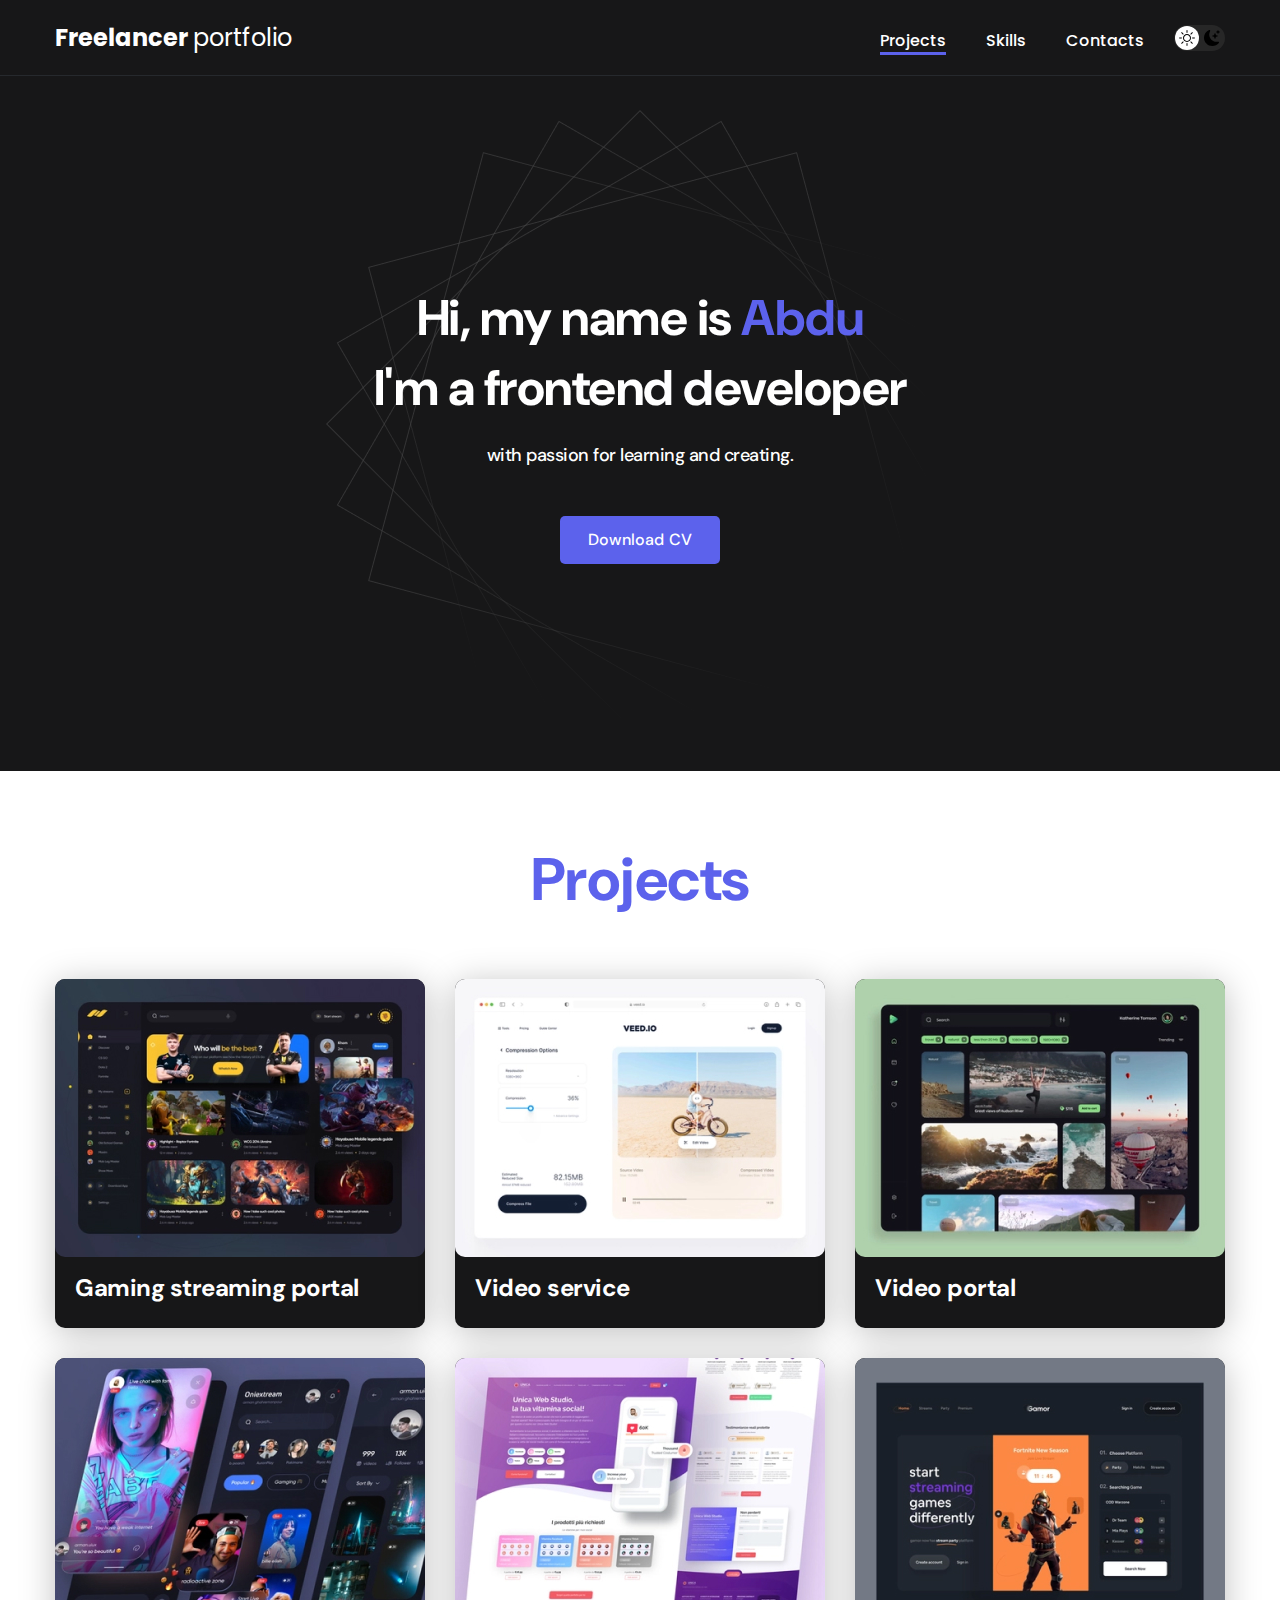
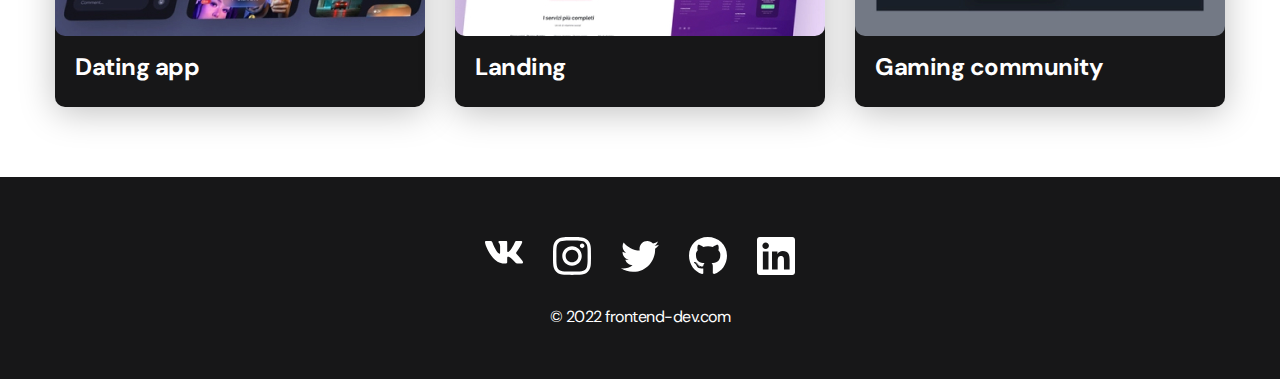
<file: index.html>
<!DOCTYPE html>
<html lang="en">
<head>
  <meta charset="UTF-8">
  <meta http-equiv="X-UA-Compatible" content="IE=edge">
  <meta name="viewport" content="width=device-width, initial-scale=1.0">
  <title>Portfolio</title>
  <link rel="preconnect" href="https://fonts.googleapis.com">
  <link rel="preconnect" href="https://fonts.gstatic.com" crossorigin>
  <link href="https://fonts.googleapis.com/css2?family=DM+Sans:wght@400;500;700&family=Poppins:wght@400;500;700&display=swap" rel="stylesheet">
  <link rel="stylesheet" href="./css/style.css">
</head>
<body>
    <header class="header">
      <div class="container">
        <div class="header__nav">
          <a class="logo" href="#!">Freelancer <span>portfolio</span></a>


          <button class="dark-mode-btn">
            <img class="dark-mode-btn__icon" src="./img/icons/sun.svg" alt="">
            <img class="dark-mode-btn__icon" src="./img/icons/moon.svg" alt="">
          </button>


          <nav class="nav">
            <ul class="list">
              <li class="list__item"><a class="list__link list__link--active" href="./project-page.html">Projects</a></li>
              <li class="list__item"><a class="list__link" href="./skills-page.html">Skills</a></li>
              <li class="list__item"><a class="list__link" href="./contacts-page.html">Contacts</a></li>
            </ul>
          </nav>
        </div>
      </div>
    </header>
    <div class="header-content">
      <div class="header-content__wrapper">
        <h1 class="header-content__title">Hi, my name is <span>Abdu</span><br> I'm a frontend developer</h1>
        <p class="header-content__text">with passion for learning and creating.</p>
        <a class="header-content__link" href="#!">Download CV</a>
      </div>
    </div>
    <main class="main">
      <section class="section">
        <div class="container">
          <h2 class="title">Projects</h2>
          <ul class="cards">
            <li class="card">
              <a class="card__link" href="./project-page.html">
                <img class="card__img" src="./img/projects/01.jpg" alt="Gaming streaming portal">
                <h3 class="card__title">Gaming streaming portal</h3>
              </a>
            </li>
            <li class="card">
              <a class="card__link" href="./project/page.html">
                <img class="card__img" src="./img/projects/02.jpg" alt="Video service">
                <h3 class="card__title">Video service</h3>
              </a>
            </li>
            <li class="card">
              <a class="card__link" href="./project/page.html">
                <img class="card__img" src="./img/projects/03.jpg" alt="Video portal">
                <h3 class="card__title">Video portal</h3>
              </a>
            </li>
            <li class="card">
              <a class="card__link" href="./project/page.html">
                <img class="card__img" src="./img/projects/04.jpg" alt="Dating app">
                <h3 class="card__title">Dating app</h3>
              </a>
            </li>
            <li class="card">
              <a class="card__link" href="./project/page.html">
                <img class="card__img" src="./img/projects/05.jpg" alt="Landing">
                <h3 class="card__title">Landing</h3>
              </a>
            </li>
            <li class="card">
              <a class="card__link" href="./project/page.html">
                <img class="card__img" src="./img/projects/06.jpg" alt="Gaming community">
                <h3 class="card__title">Gaming community</h3>
              </a>
            </li>
          </ul>
        </div>
      </section>
    </main>
    <footer class="footer">
      <div class="container">
        <ul class="social">
          <li class="social__item"><a href="#!"><img src="./img/icons/vk.svg" alt=""></a></li>
          <li class="social__item"><a href="#!"><img src="./img/icons/instagram.svg" alt=""></a></li>
          <li class="social__item"><a href="#!"><img src="./img/icons/twitter.svg" alt=""></a></li>
          <li class="social__item"><a href="#!"><img src="./img/icons/gitHub.svg" alt=""></a></li>
          <li class="social__item"><a href="#!"><img src="./img/icons/linkedIn.svg" alt=""></a></li>
        </ul>
        <p class="copirigt">© 2022 frontend-dev.com</p>
      </div>
    </footer>


  <script script src="./js/main.js"></script>
</body>
</html>
</file>
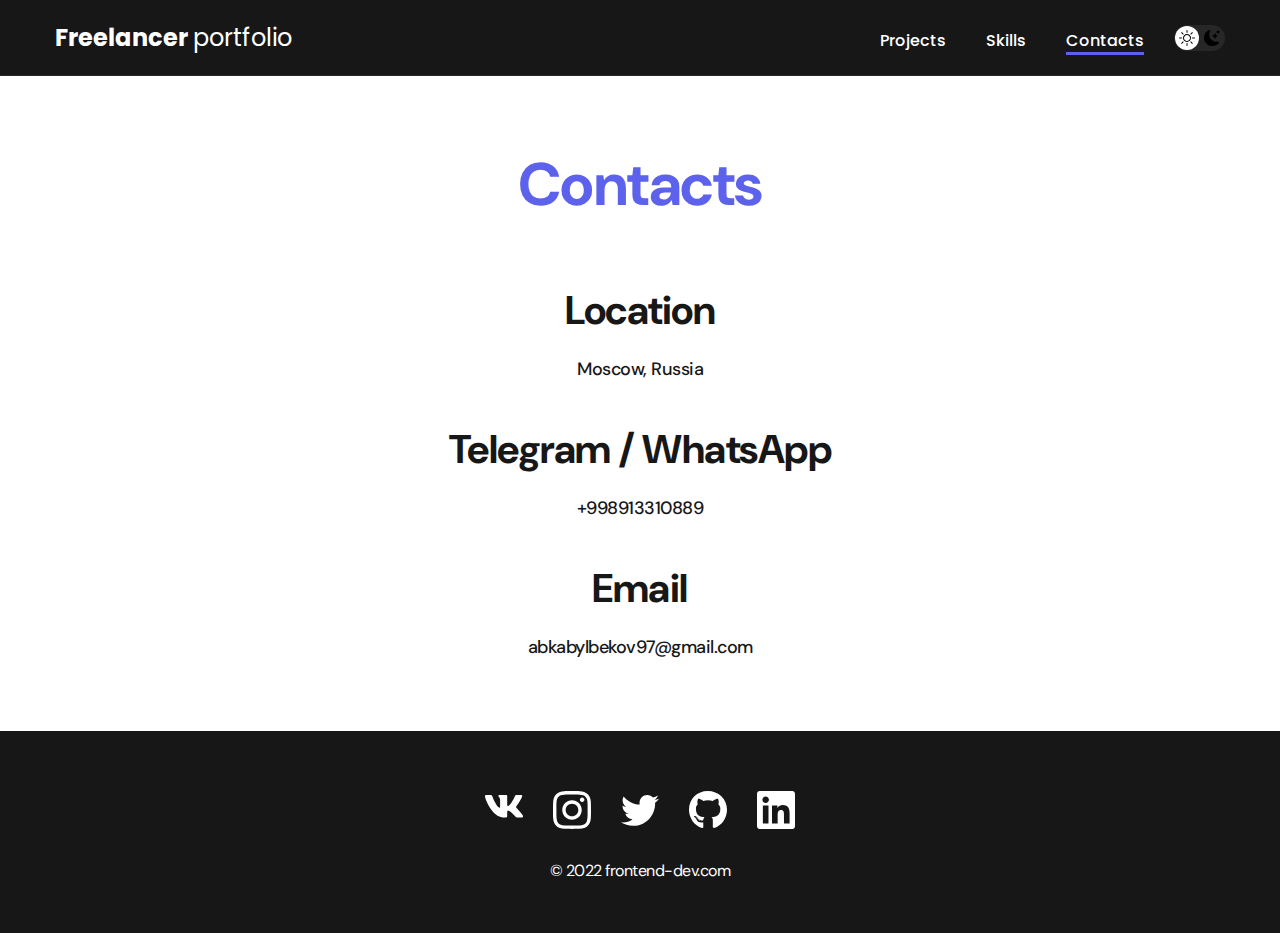
<file: contacts-page.html>
<!DOCTYPE html>
<html lang="en">
<head>
  <meta charset="UTF-8">
  <meta http-equiv="X-UA-Compatible" content="IE=edge">
  <meta name="viewport" content="width=device-width, initial-scale=1.0">
  <title>Portfolio</title>
  <link rel="preconnect" href="https://fonts.googleapis.com">
  <link rel="preconnect" href="https://fonts.gstatic.com" crossorigin>
  <link href="https://fonts.googleapis.com/css2?family=DM+Sans:wght@400;500;700&family=Poppins:wght@400;500;700&display=swap" rel="stylesheet">
  <link rel="stylesheet" href="./css/style.css">
</head>
<body>
  <div class="wrapper">
    <header class="header">
      <div class="container">
        <div class="header__nav">
          <a class="logo" href="index.html">Freelancer <span>portfolio</span></a>
          <button class="dark-mode-btn">
            <img class="dark-mode-btn__icon" src="./img/icons/sun.svg" alt="">
            <img class="dark-mode-btn__icon" src="./img/icons/moon.svg" alt="">
          </button>
          <nav class="nav">
            <ul class="list">
              <li class="list__item"><a class="list__link" href="./project-page.html">Projects</a></li>
              <li class="list__item"><a class="list__link" href="./skills-page.html">Skills</a></li>
              <li class="list__item"><a class="list__link list__link--active" href="#!">Contacts</a></li>
            </ul>
          </nav>
        </div>
      </div>
    </header>
    <main class="main">
      <section class="section">
        <div class="container">
  
          <h1 class="title">Contacts</h1>
  
          <ul class="content-list">
            <li class="content-list__item">
              <h2 class="title-2">Location</h2>
              <p>
                Moscow, Russia
              </p>
            </li>
            <li class="content-list__item">
              <h2 class="title-2">Telegram / WhatsApp</h2>
              <p>
                <a href="tel:+99891331008">+998913310889</a>
              </p>
            </li>
            <li class="content-list__item">
              <h2 class="title-2">Email</h2>
              <p>
                <a href="email">abkabylbekov97@gmail.com</a>
              </p>
            </li>
          </ul>
  
  
        </div>
      </section>
    </main>
    <footer class="footer">
      <div class="container">
        <ul class="social">
          <li class="social__item"><a href="#!"><img src="./img/icons/vk.svg" alt=""></a></li>
          <li class="social__item"><a href="#!"><img src="./img/icons/instagram.svg" alt=""></a></li>
          <li class="social__item"><a href="#!"><img src="./img/icons/twitter.svg" alt=""></a></li>
          <li class="social__item"><a href="#!"><img src="./img/icons/gitHub.svg" alt=""></a></li>
          <li class="social__item"><a href="#!"><img src="./img/icons/linkedIn.svg" alt=""></a></li>
        </ul>
        <p class="copirigt">© 2022 frontend-dev.com</p>
      </div>
    </footer>
  </div>
  <script script src="./js/main.js"></script>
</body>
</html>
</file>
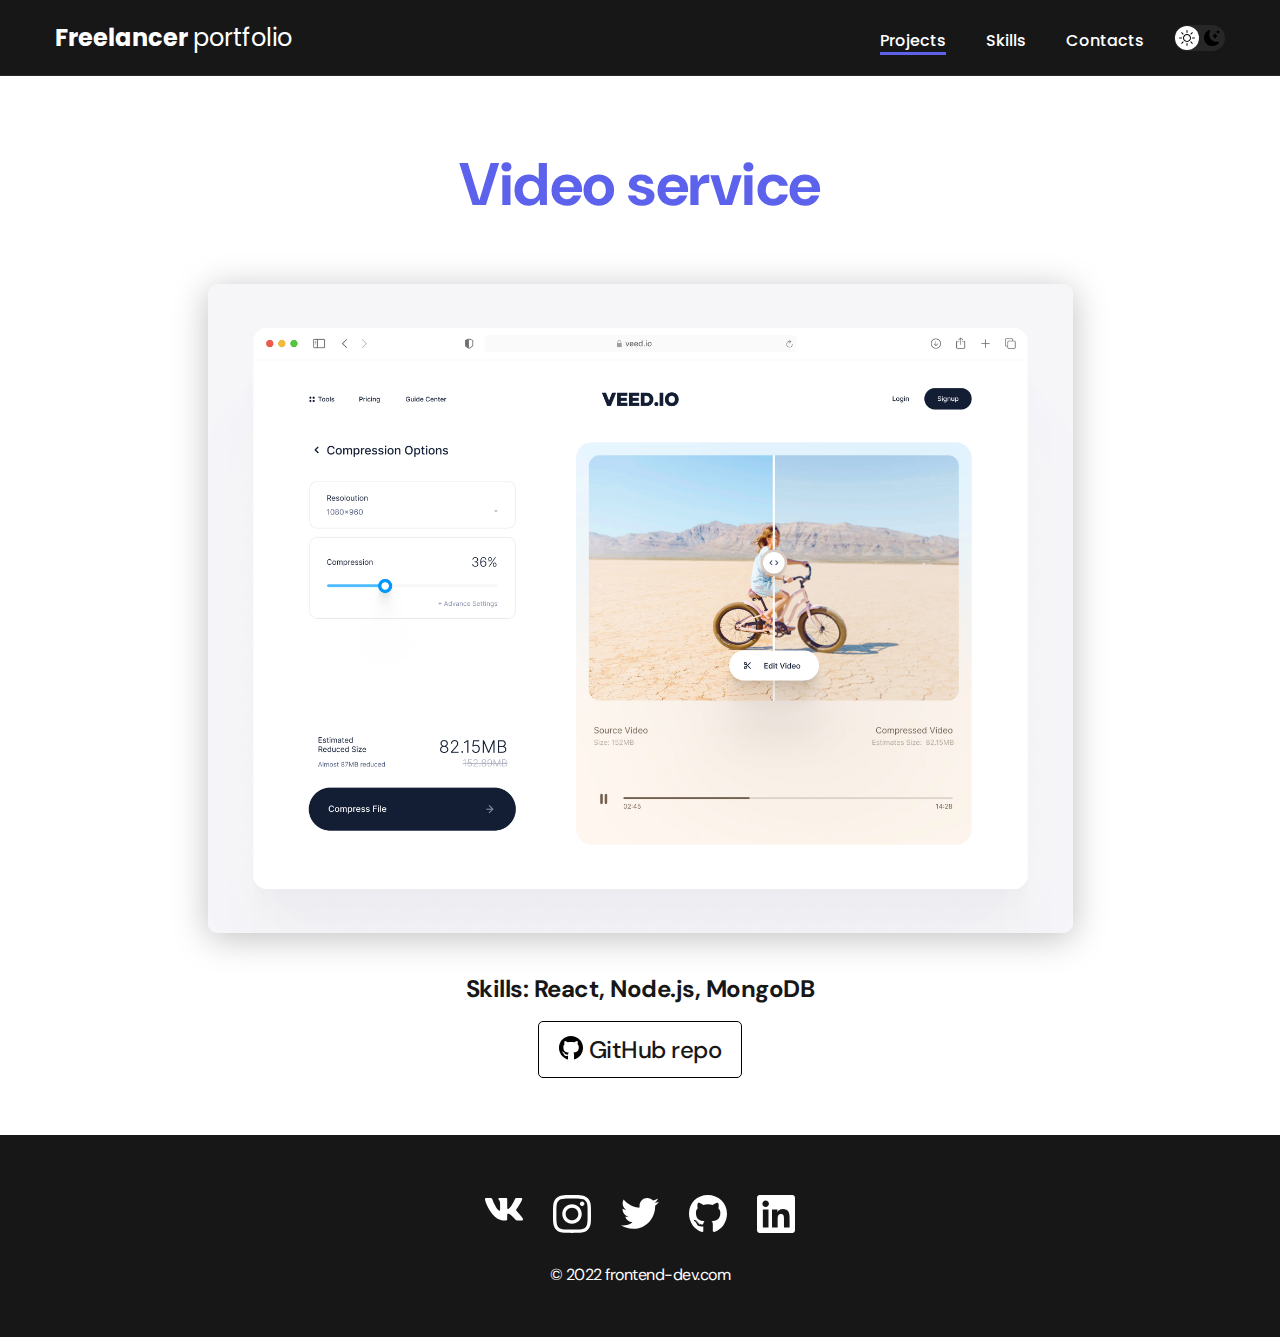
<file: project-page.html>
<!DOCTYPE html>
<html lang="en">
<head>
  <meta charset="UTF-8">
  <meta http-equiv="X-UA-Compatible" content="IE=edge">
  <meta name="viewport" content="width=device-width, initial-scale=1.0">
  <title>Portfolio</title>
  <link rel="preconnect" href="https://fonts.googleapis.com">
  <link rel="preconnect" href="https://fonts.gstatic.com" crossorigin>
  <link href="https://fonts.googleapis.com/css2?family=DM+Sans:wght@400;500;700&family=Poppins:wght@400;500;700&display=swap" rel="stylesheet">
  <link rel="stylesheet" href="./css/style.css">
</head>
<body>
  <div class="wrapper">
    <header class="header">
      <div class="container">
        <div class="header__nav">
          <a class="logo" href="index.html">Freelancer <span>portfolio</span></a>
          <button class="dark-mode-btn">
            <img class="dark-mode-btn__icon" src="./img/icons/sun.svg" alt="">
            <img class="dark-mode-btn__icon" src="./img/icons/moon.svg" alt="">
          </button>
          <nav class="nav">
            <ul class="list">
              <li class="list__item"><a class="list__link list__link--active" href="#!">Projects</a></li>
              <li class="list__item"><a class="list__link" href="./skills-page.html">Skills</a></li>
              <li class="list__item"><a class="list__link" href="./contacts-page.html">Contacts</a></li>
            </ul>
          </nav>
        </div>
      </div>
    </header>
  
    <main class="main">
      <section class="section">
        <div class="container">
          <div class="projects-details">
            <h1 class="title">Video service</h1>
            <img class="projects-details__cover" src="./img/projects/02-big.jpg" alt="">
            <div class="projects-details__descr">
              <p>Skills: React, Node.js, MongoDB</p>
            </div>
            <a class="btn-outline" href="#!">
              <img src="./img/icons/git-black.svg" alt="gitHub">
              GitHub repo
            </a>
          </div>
  
  
        </div>
      </section>
    </main>
    <footer class="footer">
      <div class="container">
        <ul class="social">
          <li class="social__item"><a href="#!"><img src="./img/icons/vk.svg" alt=""></a></li>
          <li class="social__item"><a href="#!"><img src="./img/icons/instagram.svg" alt=""></a></li>
          <li class="social__item"><a href="#!"><img src="./img/icons/twitter.svg" alt=""></a></li>
          <li class="social__item"><a href="#!"><img src="./img/icons/gitHub.svg" alt=""></a></li>
          <li class="social__item"><a href="#!"><img src="./img/icons/linkedIn.svg" alt=""></a></li>
        </ul>
        <p class="copirigt">© 2022 frontend-dev.com</p>
      </div>
    </footer>
  </div>

  <script script src="./js/main.js"></script>
</body>
</html>
</file>
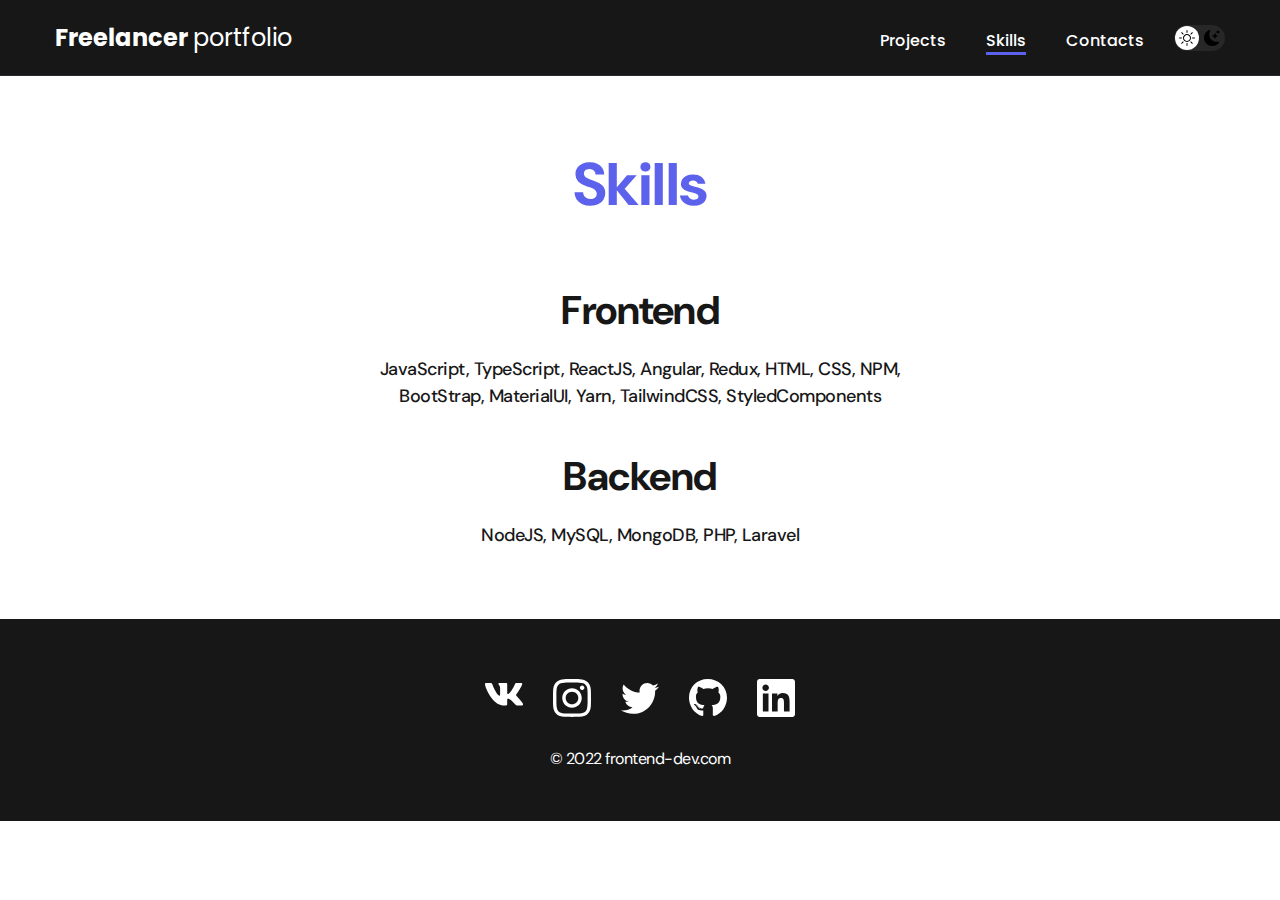
<file: skills-page.html>
<!DOCTYPE html>
<html lang="en">
<head>
  <meta charset="UTF-8">
  <meta http-equiv="X-UA-Compatible" content="IE=edge">
  <meta name="viewport" content="width=device-width, initial-scale=1.0">
  <title>Portfolio</title>
  <link rel="preconnect" href="https://fonts.googleapis.com">
  <link rel="preconnect" href="https://fonts.gstatic.com" crossorigin>
  <link href="https://fonts.googleapis.com/css2?family=DM+Sans:wght@400;500;700&family=Poppins:wght@400;500;700&display=swap" rel="stylesheet">
  <link rel="stylesheet" href="./css/style.css">
</head>
<body>
  <div class="wrapper">
    <header class="header">
      <div class="container">
        <div class="header__nav">
          <a class="logo" href="index.html">Freelancer <span>portfolio</span></a>
          <button class="dark-mode-btn">
            <img class="dark-mode-btn__icon" src="./img/icons/sun.svg" alt="">
            <img class="dark-mode-btn__icon" src="./img/icons/moon.svg" alt="">
          </button>
          <nav class="nav">
            <ul class="list">
              <li class="list__item"><a class="list__link" href="./project-page.html">Projects</a></li>
              <li class="list__item"><a class="list__link list__link--active" href="#!">Skills</a></li>
              <li class="list__item"><a class="list__link" href="./contacts-page.html">Contacts</a></li>
            </ul>
          </nav>
        </div>
      </div>
    </header>
  
    <main class="main">
      <section class="section">
        <div class="container">
  
          <h1 class="title">Skills</h1>
  
          <ul class="content-list">
            <li class="content-list__item">
              <h2 class="title-2">Frontend</h2>
              <p>
                JavaScript, TypeScript, ReactJS, Angular, Redux, HTML, CSS, NPM, BootStrap, MaterialUI, Yarn, TailwindCSS, StyledComponents
              </p>
            </li>
            <li class="content-list__item">
              <h2 class="title-2">Backend</h2>
              <p>
                NodeJS, MySQL, MongoDB, PHP, Laravel
              </p>
            </li>
          </ul>
  
        </div>
      </section>
    </main>
    <footer class="footer">
      <div class="container">
        <ul class="social">
          <li class="social__item"><a href="#!"><img src="./img/icons/vk.svg" alt=""></a></li>
          <li class="social__item"><a href="#!"><img src="./img/icons/instagram.svg" alt=""></a></li>
          <li class="social__item"><a href="#!"><img src="./img/icons/twitter.svg" alt=""></a></li>
          <li class="social__item"><a href="#!"><img src="./img/icons/gitHub.svg" alt=""></a></li>
          <li class="social__item"><a href="#!"><img src="./img/icons/linkedIn.svg" alt=""></a></li>
        </ul>
        <p class="copirigt">© 2022 frontend-dev.com</p>
      </div>
    </footer>
  </div>

  <script script src="./js/main.js"></script>
</body>
</html>
</file>
<file: css/style.css>
@import './reset.css';

:root {
  --black: #171718;
  --bg: #252526;
  --black-border: #26292D;
  --white: #fff;
  --purple: #5C62EC;

  --dark-bg: var(--black);
  --dark-border: var(--black-border);
  --header-text: var(--white);
  --accent: var(--purple);
  /* Light Mode*/
  --page-bg: var(--white);
  --text-color: var(--black);

  --title-1: var(--accent);

  --project-card-bg: var(--black);
  --project-card-text: var(--white);

  --box-shadow: 0px 5px 35px 0px rgba(0, 0, 0, 0.25);
}
.dark {
    /* Dark Mode*/
    --page-bg: var(--bg);
    --text-color: var(--white);
    --title-1: var(--white);
    --project-card-bg: var(--white);
    --project-card-text: var(--black);
    --box-shadow: 0px 5px 35px 0px rgba(0, 0, 0, 0.25);
  } 

html,
body {
  display: flex;
  flex-direction: column;
  font-family: 'DM Sans', sans-serif;
  font-size: 24px;
  letter-spacing: -0.5px;
  font-weight: 500;
  min-height: 100vh;
  /* Light Mode*/
  background-color: var(--page-bg);
  color: var(--text-color);
}

.container {
  max-width: 1190px;
  padding: 0 10px;
  margin: 0 auto;
}

.title {
  text-align: center;
  margin-bottom: 60px;
  font-size: 60px;
  font-weight: 700;
  line-height: 1.3;
  color: var(--title-1);
}

.title-2 {
  margin-bottom: 20px;
  font-size: 40px;
  line-height: 1.3;
  font-weight: 700;   
}

/*==================================== HEADER ==================================*/
.header {
  background-color: var(--dark-bg);
  color: var(--header-text);
  padding: 20px 0;
  border-bottom: 1px solid var(--dark-border);
  letter-spacing: normal;
}

.header__nav {
  display: flex;
  align-items: center;
  justify-content: flex-end;
  column-gap: 30px;
  row-gap: 20px;
  flex-wrap: wrap;
}

.logo {
  font-family: 'Poppins', sans-serif;
  color: var(--header-text);
  font-size: 24px;
  font-style: normal;
  font-weight: 700;
  margin-right: auto;
}

.logo span {
  font-weight: 400;
}
/* DARK MODE */
.dark-mode-btn {
  display: flex;
  justify-content: space-between;
  width: 51px;
  height: 26px;
  background-color: #272727;
  padding: 5px;
  border-radius: 50px;
  position: relative;
  z-index: 6;
  order: 1;
}
.dark-mode-btn::before {
  content: "";
  display: block;
  background-color: var(--white);
  width: 24px;
  height: 24px;
  border-radius: 50%;
  position: absolute;
  top: 1px;
  left: 1px;
  transition: left .2s ease-in;
}
.dark-mode-btn__icon {
  position: relative;
  z-index: 9;
}
.dark-mode-btn--active::before {
  left: 26px;
}


.list {
  display: flex;
  flex-wrap: wrap;
  row-gap: 7px;
  align-items: center;
  column-gap: 40px;
}

.list__link {
  font-family: 'Poppins', sans-serif;
  font-size: 16px;
  font-weight: 500;
  transition: opacity .2s ease-in;
}

.list__link:hover {
  opacity: 0.8;
}

.list__link:active {
  position: relative;
  top: 1px;
}

.list__link--active {
  width: 100%; 
  border-bottom: 3px solid var(--accent);
}

.header-content {
  background-color: var(--dark-bg);
  background-image: url('../img/header/abstract.png');
  background-repeat: no-repeat;
  background-size: auto;
  background-position: center center;
  color: var(--header-text);
  text-align: center;
  padding: 34px 0;
  min-height: 695px;
  display: flex;
  justify-content: center;
  align-items: center;
}

.header-content__wrapper {
  max-width: 660px;
  margin: 0 auto;
  padding: 0 15px;
}

.header-content__title {
  font-size: 50px;
  font-weight: 700;
  line-height: 1.4; /* 84px */
  margin-bottom: 20px;
}

.header-content__title span {
  color: var(--accent);
}

.header-content__text {
  font-size: 18px;
  line-height: 1.333; /* 1.333% */
  margin-bottom: 50px;
}

.header-content__text p + p {
  margin-top: 1em;
}

.header-content__link {
  font-size: 16px;
  line-height: 24px;
  letter-spacing: 0.15px;
  background-color: var(--accent);
  padding: 12px 28px;
  display: inline-block;
  border-radius: 5px;
  transition: opacity .2s ease-in, background-color .2s ease-in;
}

.header-content__link:hover {
  opacity: 0.8;
}

.header-content__link:active {
  position: relative;
  top: 1px;
}

/*==================================== PROJECTS ==================================*/

.section {
  padding: 70px 0;
}

.cards {
  display: flex;
  gap: 30px;
  flex-wrap: wrap;
  justify-content: center;
}

.card {
  max-width: 370px;
  background-color: var(--project-card-bg);
  box-shadow: var(--box-shadow);
  border-radius: 10px;
}

.card__img {
  border-radius: 10px;
}

.card__title {
  padding: 15px 20px 25px;
  font-weight: 700;
  line-height: 1.3;
  color: var(--project-card-text);
}

/*==================================== PROJECTS-DETAILS ==================================*/

.projects-details {
  margin: 0 auto;
  max-width: 865px;
  /* display: flex; */
  flex-direction: column;
  align-items: center;
  text-align: center;
}

.projects-details__cover {
  max-width: 100%;
  margin-bottom: 40px;
  box-shadow: 0px 5px 35px 0px rgba(0, 0, 0, 0.25);
  border-radius: 10px;
}

.projects-details__descr {
  margin-bottom: 30px;
  font-weight: 700;
  font-size: 24px;
  line-height: 1.3;
}

.btn-outline {
  height: 48px;
  border-radius: 5px;
  padding: 12px 20px;
  border: 1px solid #000;
  color: var(--black);
  transition: opacity .2s ease-in;
  background-color: var(--white);
}

.btn-outline img {
  position: relative;
  top: 2px;
}

.btn-outline:hover {
  opacity: 0.8;
}

.btn-outline:active {
  position: relative;
  top: 1px;
}

/*==================================== SCILLS ==================================*/

.content-list {
  max-width: 570px;
  display: flex;
  flex-direction: column;
  align-items: center;
  text-align: center;
  row-gap: 40px;
  margin: 0 auto;
}

.content-list__item {
  font-size: 18px;
  line-height: 1.5;
}

.content-list__item p + p {
  margin-top: 0.5em;
}

/*==================================== FOOTER ==================================*/

.footer {
  margin-top: auto;
  padding: 60px 0 50px;
  background-color: var(--dark-bg);
  color: var(--header-text);
}

.social {
  display: flex;
  justify-content: center;
  align-items: center;
  column-gap: 30px;
  margin-bottom: 30px;
}

.copirigt {
  text-align: center;
  font-size: 16px;
  font-weight: 400;
  line-height: 1.5;
}

.copirigt + p {
  margin-top: 0.5em;
}

/*==================================== MEDIA ==================================*/

@media(max-width: 620px) {
  .header__nav {
    justify-content: space-between;
  }
  .dark-mode-btn {
    order: 0;
  }
  .header-content {
    min-height: unset;
  }
  .header-content__title {
    font-size: 30px;
  }
  .header-content__link {
    font-size: 14px;
  }
  .header-content__text {
    font-size: 16px;
  }
  .section {
    padding: 40px 0;
  }
  .title {
    font-size: 40px;
    margin-bottom: 30px;
  }
  .card__title {
    font-size: 22px;
  }
  .title-2 {
    font-size: 30px;
    margin-bottom: 10px;
  }
  .content-list {
    row-gap: 20px;
  }
  .content-list__item {
    font-size: 16px;
  }
  .projects-details__descr {
    font-size: 22px;
    margin-bottom: 20px;
  }
  .btn-outline {
    padding: 2px 10px;
    font-size: 18px;
  }
  .btn-outline img {
    width: 16px;
    height: 16px;
    top: 10px;
  }
  .footer {
    padding: 40px 0 30px;
  }
  .social {
    column-gap: 20px;
    margin-bottom: 20px;
  }
  .social__item {
    font-size: 18px;
    width: 28px; 
  }

}
</file>
